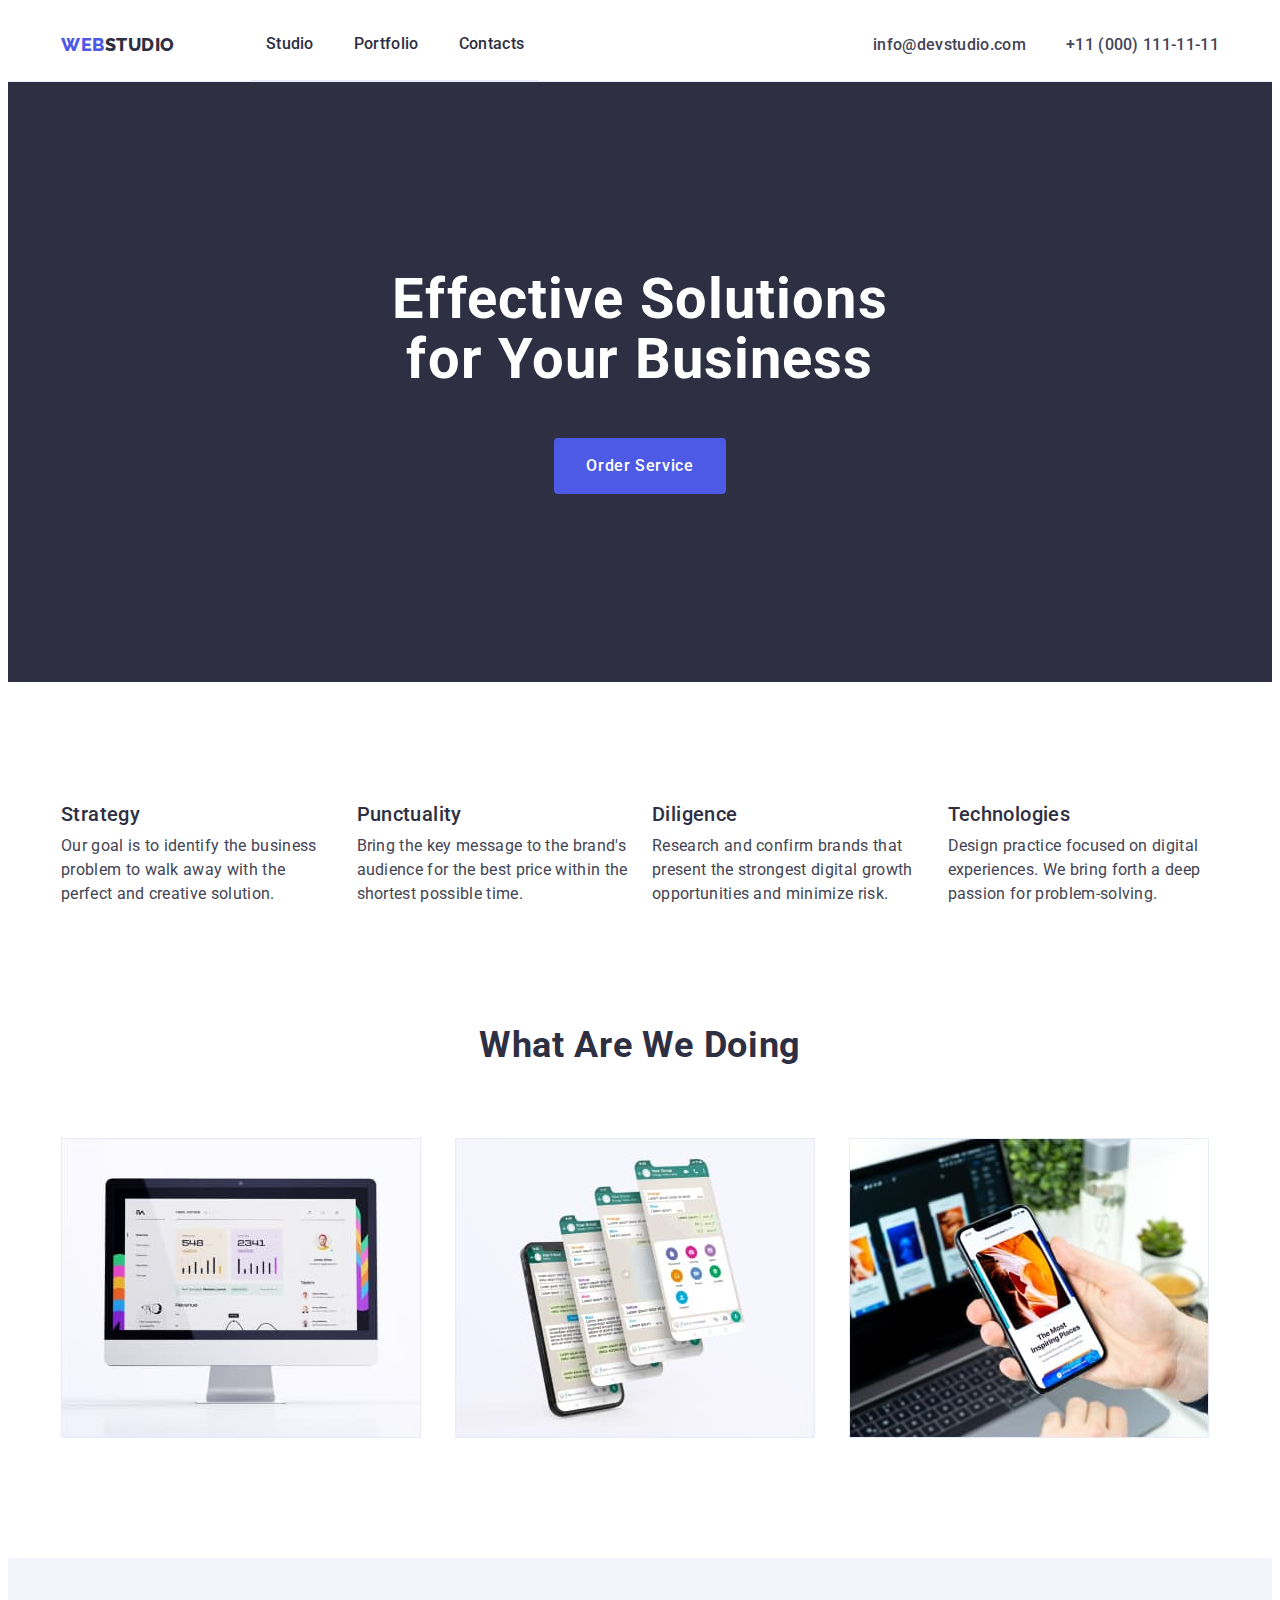
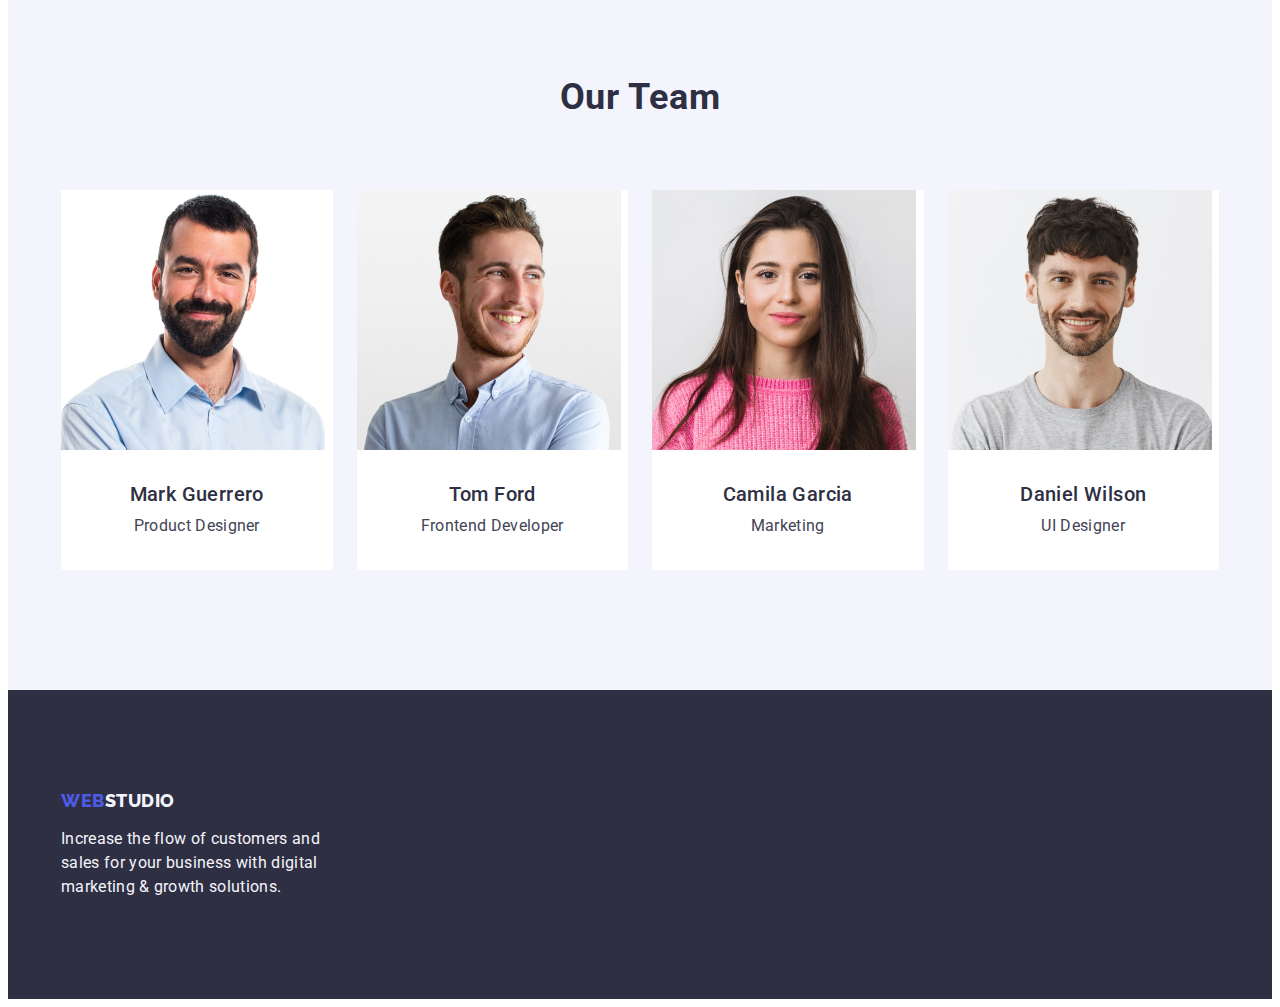
<file: index.html>
<!DOCTYPE html>
<html lang="en">
  <head>
    <meta charset="UTF-8" />
    <meta http-equiv="X-UA-Compatible" content="IE=edge" />
    <meta name="viewport" content="width=device-width, initial-scale=1.0" />
    <link
      rel="stylesheet"
      href="https://cdnjs.cloudflare.com/ajax/libs/modern-normalize/2.0.0/modern-normalize.min.css"
      integrity="sha512-4xo8blKMVCiXpTaLzQSLSw3KFOVPWhm/TRtuPVc4WG6kUgjH6J03IBuG7JZPkcWMxJ5huwaBpOpnwYElP/m6wg=="
      crossorigin="anonymous"
      referrerpolicy="no-referrer"
    />
    <link rel="preconnect" href="https://fonts.googleapis.com" />
    <link rel="preconnect" href="https://fonts.gstatic.com" crossorigin />
    <link
      href="https://fonts.googleapis.com/css2?family=Raleway:wght@800&family=Roboto:wght@400;500;700;900&display=swap"
      rel="stylesheet"
    />

    <link rel="stylesheet" href="./css/styles.css" />
    <title>WebStudio</title>
  </head>
  <body class="body">
    <header class="header">
      <div class="container header-container">
        <nav class="header-nav">
          <a href="./index.html" class="logo link"
            >Web<span class="span">Studio</span></a
          >
          <ul class="list link header">
            <li class="header-list">
              <a href="./index.html" class="header-menu link">Studio</a>
            </li>
            <li class="header-list">
              <a href="./portfolio.html" class="header-menu link">Portfolio</a>
            </li>
            <li class="header-list">
              <a href="" class="header-menu link">Contacts</a>
            </li>
          </ul>
        </nav>

        <address class="address">
          <ul class="list address-nav">
            <li>
              <a href="mailto:info@devstudio.com" class="address-choise link"
                >info@devstudio.com</a
              >
            </li>
            <li>
              <a href="tel:+110001111111" class="address-choise link"
                >+11 (000) 111-11-11</a
              >
            </li>
          </ul>
        </address>
      </div>
    </header>

    <main>
      <section class="main-hero">
        <div class="container">
          <h1 class="hero">Effective Solutions for Your Business</h1>
          <button type="button" class="button-hero">Order Service</button>
        </div>
      </section>
      <section class="description-menu">
        <div class="container">
          <h2 class="visually-hidden">Text</h2>

          <ul class="list description">
            <li class="description-features">
              <h3 class="subtitle">Strategy</h3>
              <p class="text">
                Our goal is to identify the business problem to walk away with
                the perfect and creative solution.
              </p>
            </li>
            <li class="description-features">
              <h3 class="subtitle">Punctuality</h3>
              <p class="text">
                Bring the key message to the brand's audience for the best price
                within the shortest possible time.
              </p>
            </li>
            <li class="description-features">
              <h3 class="subtitle">Diligence</h3>
              <p class="text">
                Research and confirm brands that present the strongest digital
                growth opportunities and minimize risk.
              </p>
            </li>
            <li class="description-features">
              <h3 class="subtitle">Technologies</h3>
              <p class="text">
                Design practice focused on digital experiences. We bring forth a
                deep passion for problem-solving.
              </p>
            </li>
          </ul>
        </div>
      </section>

      <section class="photo-section">
        <div class="container">
          <h2 class="second-title">What are we doing</h2>
          <ul class="we-do-list list">
            <li class="photo-list">
              <img
                src="./images/box1.jpg"
                alt="Computer"
                width="360"
                height="294"
              />
            </li>
            <li class="photo-list">
              <img
                src="./images/box2.jpg"
                alt="Apps"
                width="360"
                height="294"
              />
            </li>
            <li class="photo-list">
              <img
                src="./images/box3.jpg"
                alt="Design"
                width="360"
                height="294"
              />
            </li>
          </ul>
        </div>
      </section>
      <section class="team-section">
        <div class="container team-container">
          <h2 class="second-title st-add">Our Team</h2>
          <ul class="list team-list">
            <li class="team-line">
              <img
                src="./images/img1.jpg"
                alt="Product Designer"
                width="264"
                height="260"
              />
              <div class="title-name">
                <h3 class="subtitle subtitle-add">Mark Guerrero</h3>

                <p class="text text-add">Product Designer</p>
              </div>
            </li>

            <li class="team-line">
              <img
                src="./images/img2.jpg"
                alt="Tom Ford"
                width="264"
                height="260"
              />
              <div class="title-name">
                <h3 class="subtitle subtitle-add">Tom Ford</h3>
                <p class="text text-add">Frontend Developer</p>
              </div>
            </li>
            <li class="team-line">
              <img
                src="./images/img3.jpg"
                alt="Camila Garcia"
                width="264"
                height="260"
              />
              <div class="title-name">
                <h3 class="subtitle subtitle-add">Camila Garcia</h3>
                <p class="text text-add">Marketing</p>
              </div>
            </li>
            <li class="team-line">
              <img
                src="./images/img4.jpg"
                alt="Daniel Wilson"
                width="264"
                height="260"
              />
              <div class="title-name">
                <h3 class="subtitle subtitle-add">Daniel Wilson</h3>
                <p class="text text-add">UI Designer</p>
              </div>
            </li>
          </ul>
        </div>
      </section>
    </main>
    <footer class="footer">
      <div class="container footer-container">
        <a href="./index.html" class="footer-logo link"
          >Web<span class="span-footer">Studio</span></a
        >
        <p class="footer-text">
          Increase the flow of customers and sales for your business with
          digital marketing & growth solutions.
        </p>
      </div>
    </footer>
  </body>
</html>
</file>
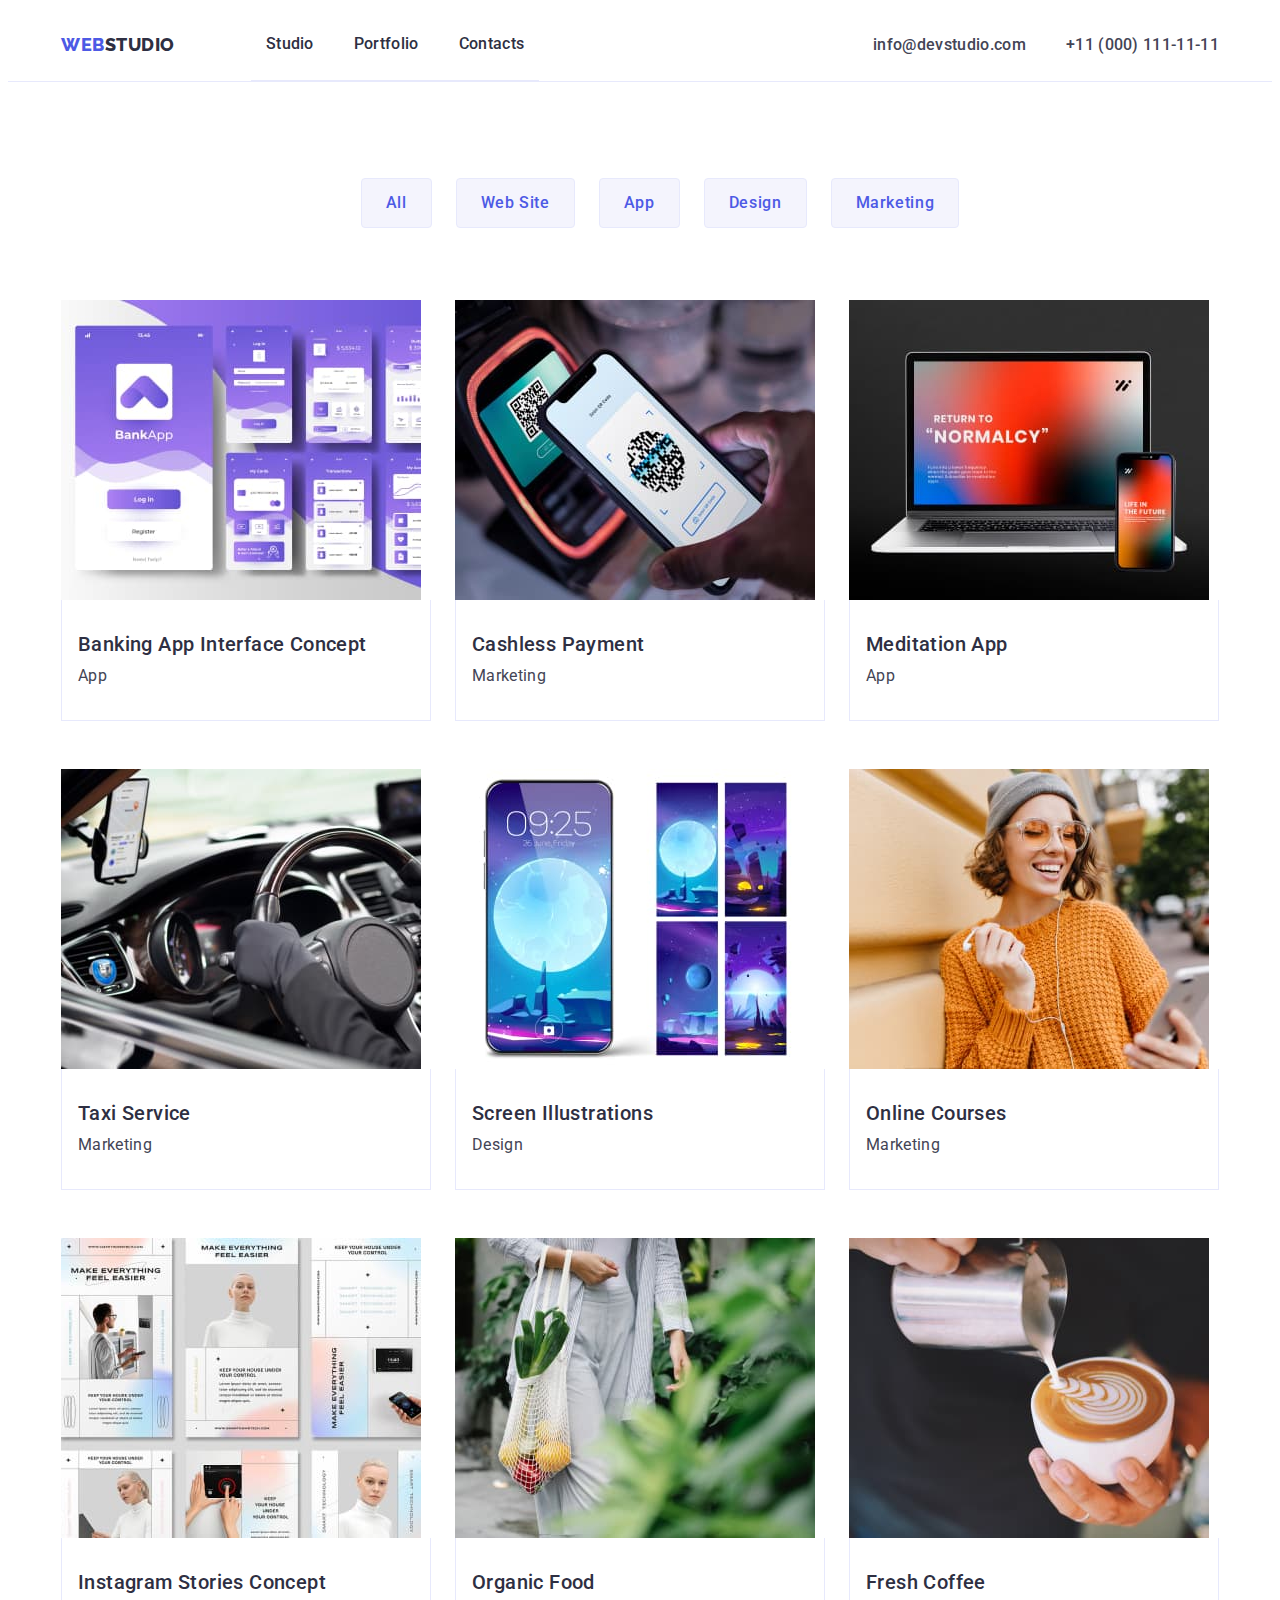
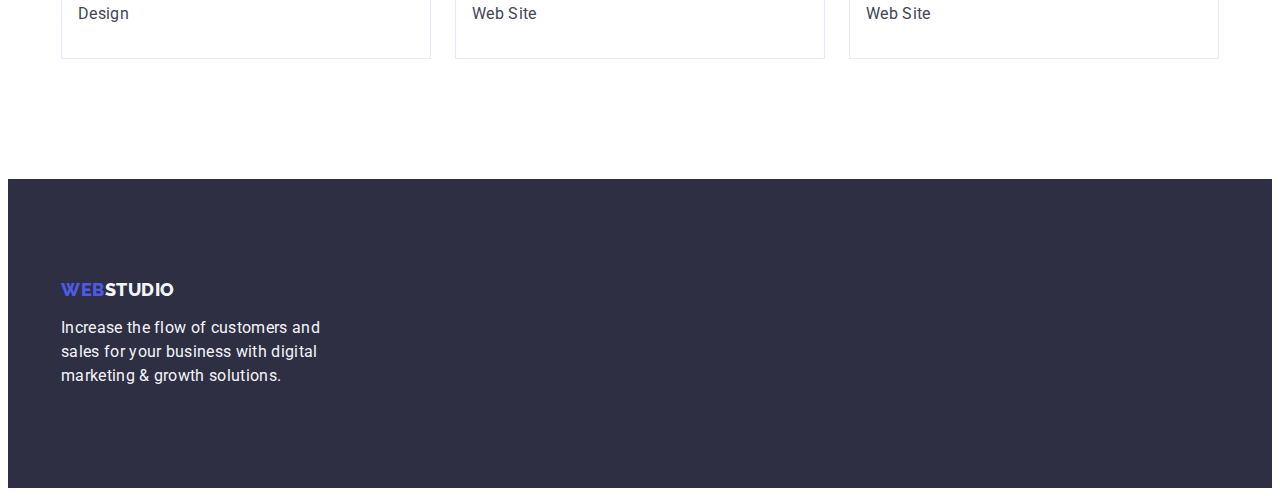
<file: portfolio.html>
<!DOCTYPE html>
<html lang="en">
  <head>
    <meta charset="UTF-8" />
    <meta http-equiv="X-UA-Compatible" content="IE=edge" />
    <meta name="viewport" content="width=device-width, initial-scale=1.0" />
    <link
      rel="stylesheet"
      href="https://cdnjs.cloudflare.com/ajax/libs/modern-normalize/2.0.0/modern-normalize.min.css"
      integrity="sha512-4xo8blKMVCiXpTaLzQSLSw3KFOVPWhm/TRtuPVc4WG6kUgjH6J03IBuG7JZPkcWMxJ5huwaBpOpnwYElP/m6wg=="
      crossorigin="anonymous"
      referrerpolicy="no-referrer"
    />
    <link rel="preconnect" href="https://fonts.googleapis.com" />
    <link rel="preconnect" href="https://fonts.gstatic.com" crossorigin />
    <link
      href="https://fonts.googleapis.com/css2?family=Raleway:wght@800&family=Roboto:wght@400;500;700;900&display=swap"
      rel="stylesheet"
    />

    <link rel="stylesheet" href="./css/styles.css" />
    <title>Portfolio</title>
  </head>
  <body class="body">
    <header class="header">
      <div class="container header-container">
        <nav class="header-nav">
          <a href="./index.html" class="logo link"
            >Web<span class="span">Studio</span></a
          >
          <ul class="list link header">
            <li class="header-list">
              <a href="./index.html" class="header-menu link">Studio</a>
            </li>
            <li class="header-list">
              <a href="./portfolio.html" class="header-menu link">Portfolio</a>
            </li>
            <li class="header-list">
              <a href="" class="header-menu link">Contacts</a>
            </li>
          </ul>
        </nav>

        <address class="address">
          <ul class="list address-nav">
            <li>
              <a href="mailto:info@devstudio.com" class="address-choise link"
                >info@devstudio.com</a
              >
            </li>
            <li>
              <a href="tel:+110001111111" class="address-choise link"
                >+11 (000) 111-11-11</a
              >
            </li>
          </ul>
        </address>
      </div>
    </header>

    <main>
      <section class="main-section-portfolio">
        <div class="container">
          <h1 class="visually-hidden">Menu</h1>
          <ul class="list button-list">
            <li><button type="button" class="portfolio-btn">All</button></li>
            <li>
              <button type="button" class="portfolio-btn">Web Site</button>
            </li>
            <li><button type="button" class="portfolio-btn">App</button></li>
            <li><button type="button" class="portfolio-btn">Design</button></li>
            <li>
              <button type="button" class="portfolio-btn">Marketing</button>
            </li>
          </ul>

          <ul class="list group-container">
            <li class="photo-border">
              <a href="" class="link">
                <img
                  src="./images/banking_app.jpg"
                  alt="Banking app"
                  width="360"
                />
                <div class="portfolio-name">
                  <h2 class="subtitle-portfolio">
                    Banking App Interface Concept
                  </h2>
                  <p class="text">App</p>
                </div>
              </a>
            </li>

            <li class="photo-border">
              <a href="" class="link">
                <img
                  src="./images/cashless.jpg"
                  alt="Cashless Payment"
                  width="360"
                />
                <div class="portfolio-name">
                  <h2 class="subtitle-portfolio">Cashless Payment</h2>
                  <p class="text">Marketing</p>
                </div>
              </a>
            </li>
            <li class="photo-border">
              <a href="" class="link">
                <img
                  src="./images/meditation.jpg"
                  alt="Meditation app"
                  width="360"
                />
                <div class="portfolio-name">
                  <h2 class="subtitle-portfolio">Meditation App</h2>
                  <p class="text">App</p>
                </div>
              </a>
            </li>
            <li class="photo-border">
              <a href="" class="link">
                <img src="./images/taxi.jpg" alt="Taxi service" width="360" />
                <div class="portfolio-name">
                  <h2 class="subtitle-portfolio">Taxi Service</h2>
                  <p class="text">Marketing</p>
                </div>
              </a>
            </li>

            <li class="photo-border">
              <a href="" class="link"
                ><img
                  src="./images/screen.jpg"
                  alt="Screen photo"
                  width="360"
                />
                <div class="portfolio-name">
                  <h2 class="subtitle-portfolio">Screen Illustrations</h2>
                  <p class="text">Design</p>
                </div>
              </a>
            </li>

            <li class="photo-border">
              <a href="" class="link">
                <img
                  src="./images/courses.jpg"
                  alt="online courses"
                  width="360"
                />
                <div class="portfolio-name">
                  <h2 class="subtitle-portfolio">Online Courses</h2>
                  <p class="text">Marketing</p>
                </div>
              </a>
            </li>
            <li class="photo-border">
              <a href="" class="link">
                <img src="./images/instagram.jpg" alt="instagram" width="360" />
                <div class="portfolio-name">
                  <h2 class="subtitle-portfolio">Instagram Stories Concept</h2>
                  <p class="text">Design</p>
                </div>
              </a>
            </li>
            <li class="photo-border">
              <a href="" class="link">
                <img src="./images/food.jpg" alt="food" width="360" />
                <div class="portfolio-name">
                  <h2 class="subtitle-portfolio">Organic Food</h2>
                  <p class="text">Web Site</p>
                </div>
              </a>
            </li>
            <li class="photo-border">
              <a href="" class="link">
                <img src="./images/coffee.jpg" alt="coffee" width="360" />
                <div class="portfolio-name">
                  <h2 class="subtitle-portfolio">Fresh Coffee</h2>
                  <p class="text">Web Site</p>
                </div>
              </a>
            </li>
          </ul>
        </div>
      </section>
    </main>

    <footer class="footer">
      <div class="container footer-container">
        <a href="./index.html" class="footer-logo link"
          >Web<span class="span-footer">Studio</span></a
        >
        <p class="footer-text">
          Increase the flow of customers and sales for your business with
          digital marketing & growth solutions.
        </p>
      </div>
    </footer>
  </body>
</html>
</file>
<file: css/styles.css>
body {
  font-family: 'Roboto', sans-serif;
  background-color: var(--main-background-color);
  color: var(--main-text-color);
}

:root {
  --header-color: #2e2f42;
  --hero-background-color: #2e2f42;
  --footer-background-color: #2e2f42;
  --button-portfolio-text-color: #4d5ae5;
  --button-portfolio-background-color: #f4f4fd;
  --main-text-color: #434455;
  --main-background-color: #ffffff;
  --footer-text-color: #f4f4fd;
  --logo-color: #4d5ae5;
  --span-footer-logo: #f4f4fd;
  --portfolio-button-focus-hover: #404bbf;
  --portfolio-background-color: #e5e5e5;
  --portfolio-button-border: #e7e9fc;
}
img {
  display: block;
  max-width: 100%;
  height: auto;
}

.container {
  width: 100%;
  max-width: 1158px;
  padding: 0 15px 0 15px;
  margin: 0 auto;
}

ul {
  margin-left: 0;
  margin: 0;
}

p,
h1,
h2,
h3,
h4,
h5,
h6 {
  margin-top: 0;
  margin-bottom: 0;
}
.header {
  font-weight: 500;
  font-size: 16px;
  line-height: 1.5;
  letter-spacing: 0.02em;
  color: var(--header-color);
  border-bottom: 1px solid #e7e9fc;
  padding: 0 15px 0 15px;
  margin: 0 auto;
  gap: 40px;
  display: flex;
}
.header-nav {
  display: flex;
  align-items: center;
}
.header-menu {
  color: var(--header-color);
  padding: 24px 0;
  display: block;
}
.header-list {
  margin-right: auto;
}
.logo {
  font-family: 'Raleway', sans-serif;
  font-weight: 800;
  font-size: 18px;
  line-height: 1.17;
  letter-spacing: 0.03em;
  color: var(--logo-color);
  text-transform: uppercase;
  display: flex;
  align-items: center;
  margin-right: 76px;
}
.header-container {
  display: flex;
  align-items: center;
}
.logo span {
  color: var(--header-color);
}

.link {
  text-decoration: none;
}
.list {
  list-style-type: none;
}
a:hover {
  color: #404bbf;
}
a:focus {
  color: #404bbf;
}

.address {
  font-style: normal;
  margin-left: auto;
}
.address-choise {
  color: var(--main-text-color);
  font-style: normal;
  letter-spacing: 0.02em;
}

.address-nav {
  display: flex;
  align-items: center;
  gap: 40px;
}
.main-hero {
  background-color: var(--hero-background-color);
  padding: 188px 0;
}

.hero {
  font-weight: 700;
  font-size: 56px;
  line-height: 1.07;
  letter-spacing: 0.02em;
  text-align: center;
  color: #ffffff;
  margin-bottom: 48px;
  margin-left: auto;
  margin-right: auto;
  max-width: 496px;
}
.hero-container {
  padding: 188px 0 188px;
}

.button-hero {
  cursor: pointer;
  background-color: var(--button-portfolio-text-color);
  color: #ffffff;
  font-size: 16px;
  line-height: 1.5;
  border: none;
  letter-spacing: 0.04em;
  font-family: 'Roboto', sans-serif;
  font-weight: 500;
  border-radius: 4px;
  padding: 16px 32px;
  margin-left: auto;
  margin-right: auto;
  display: block;
  min-width: 169px;
}
.button-hero:hover,
:focus {
  background-color: #404bbf;
}

.subtitle {
  font-weight: 500;
  font-size: 20px;
  line-height: 1.2;
  letter-spacing: 0.02em;
  color: var(--header-color);
  margin-bottom: 8px;
}
.text {
  font-size: 16px;
  line-height: 1.5;
  letter-spacing: 0.02em;
  color: var(--main-text-color);
}
.description {
  display: flex;
  gap: 24px;
  justify-content: center;
  padding-left: 0;
}

.description-menu {
  padding-top: 120px;
  padding-bottom: 120px;
}

.description-features {
  width: calc((100% - 72px) / 4);
  padding-left: 0;
}

.photo-section {
  padding-bottom: 120px;
}
.we-do-list {
  display: flex;
  margin: 0;
  gap: 24px;
  padding: 0;
}

.team-section {
  background-color: #f4f4fd;
  display: flex;
}

.second-title {
  font-weight: 700;
  font-size: 36px;
  line-height: 1.11;
  letter-spacing: 0.02em;
  text-transform: capitalize;
  text-align: center;
  color: var(--header-color);
  margin-bottom: 72px;
}
.photo-list {
  width: calc((100% - 48px) / 3);
  padding-left: 0;
}
.subtitle-add {
  text-align: center;
}

.text-add {
  text-align: center;
}
.team-line {
  background-color: var(--main-background-color);
  border-radius: 0px 0px 4px 4px;
  width: calc((100% - 72px) / 4);
  padding-left: 0;
}

.team-section {
  padding: 120px 0;
}

.team-list {
  display: flex;
  gap: 24px;
  padding: 0;
}
.title-name {
  padding: 32px 16px 32px;
  text-align: center;
}
.footer {
  background-color: var(--footer-background-color);
  padding: 100px 0;
}

.footer-logo {
  font-family: 'Raleway', sans-serif;
  font-weight: 800;
  font-size: 18px;
  line-height: 1.17;
  letter-spacing: 0.03em;
  text-transform: uppercase;
  color: var(--logo-color);
  display: inline-block;
  margin-bottom: 16px;
}

.footer-logo span {
  color: var(--span-footer-logo);
}

.footer-text {
  font-size: 16px;
  line-height: 1.5;
  letter-spacing: 0.02em;
  color: var(--footer-text-color);
  width: 264px;
}
.portfolio-btn {
  font-family: 'Roboto', sans-serif;
  font-weight: 500;
  font-size: 16px;
  line-height: 1.5;
  text-align: center;
  letter-spacing: 0.04em;
  background-color: var(--button-portfolio-background-color);
  color: var(--button-portfolio-text-color);
  cursor: pointer;
  border: 1px solid var(--portfolio-button-border);
  border-radius: 4px;
  padding: 12px 24px;
}
.portfolio-btn:hover {
  background-color: var(--portfolio-button-focus-hover);
  color: #ffffff;
  border: 1px solid transparent;
}
.portfolio-btn:focus {
  color: #ffffff;
  background-color: var(--portfolio-button-focus-hover);
  border: 1px solid transparent;
}
.subtitle-portfolio {
  font-weight: 500;
  font-size: 20px;
  line-height: 1.2;
  letter-spacing: 0.02em;
  color: var(--header-color);
  margin-bottom: 8px;
}

.main-section-portfolio {
  padding-top: 96px;
  padding-bottom: 120px;
}

.visually-hidden {
  position: absolute;
  width: 1px;
  height: 1px;
  margin: -1px;
  border: 0;
  padding: 0;
  white-space: nowrap;
  clip-path: inset(100%);
  clip: rect(0 0 0 0);
  overflow: hidden;
}

.button-list {
  display: flex;
  align-items: center;
  justify-content: center;
  gap: 24px;
  margin-bottom: 72px;
}

.group-container {
  display: flex;
  flex-wrap: wrap;
  padding-left: 0;
  column-gap: 24px;
  row-gap: 48px;
}

.portfolio-name {
  border: 1px solid #e7e9fc;
  border-top: none;
  padding: 32px 16px;
}

.photo-border {
  width: calc((100% - 48px) / 3);
  gap: 24px;
}
</file>
